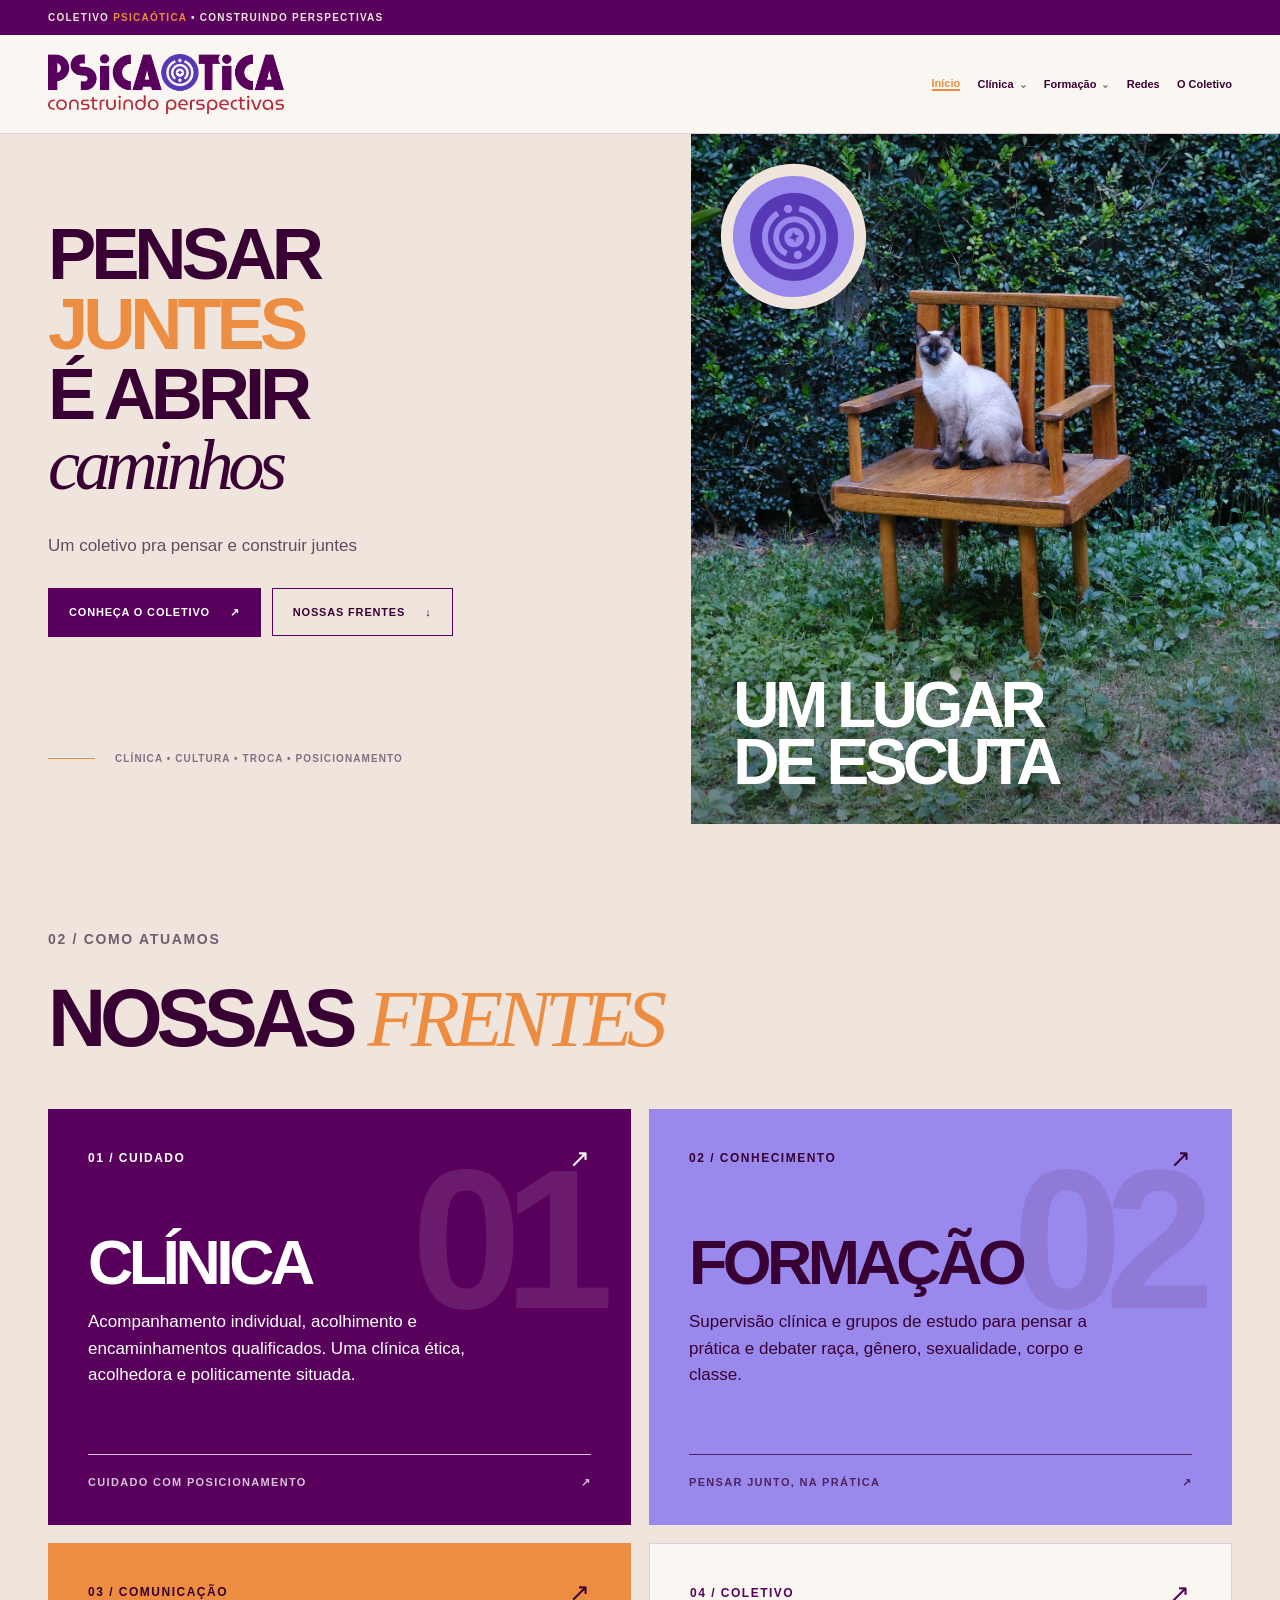
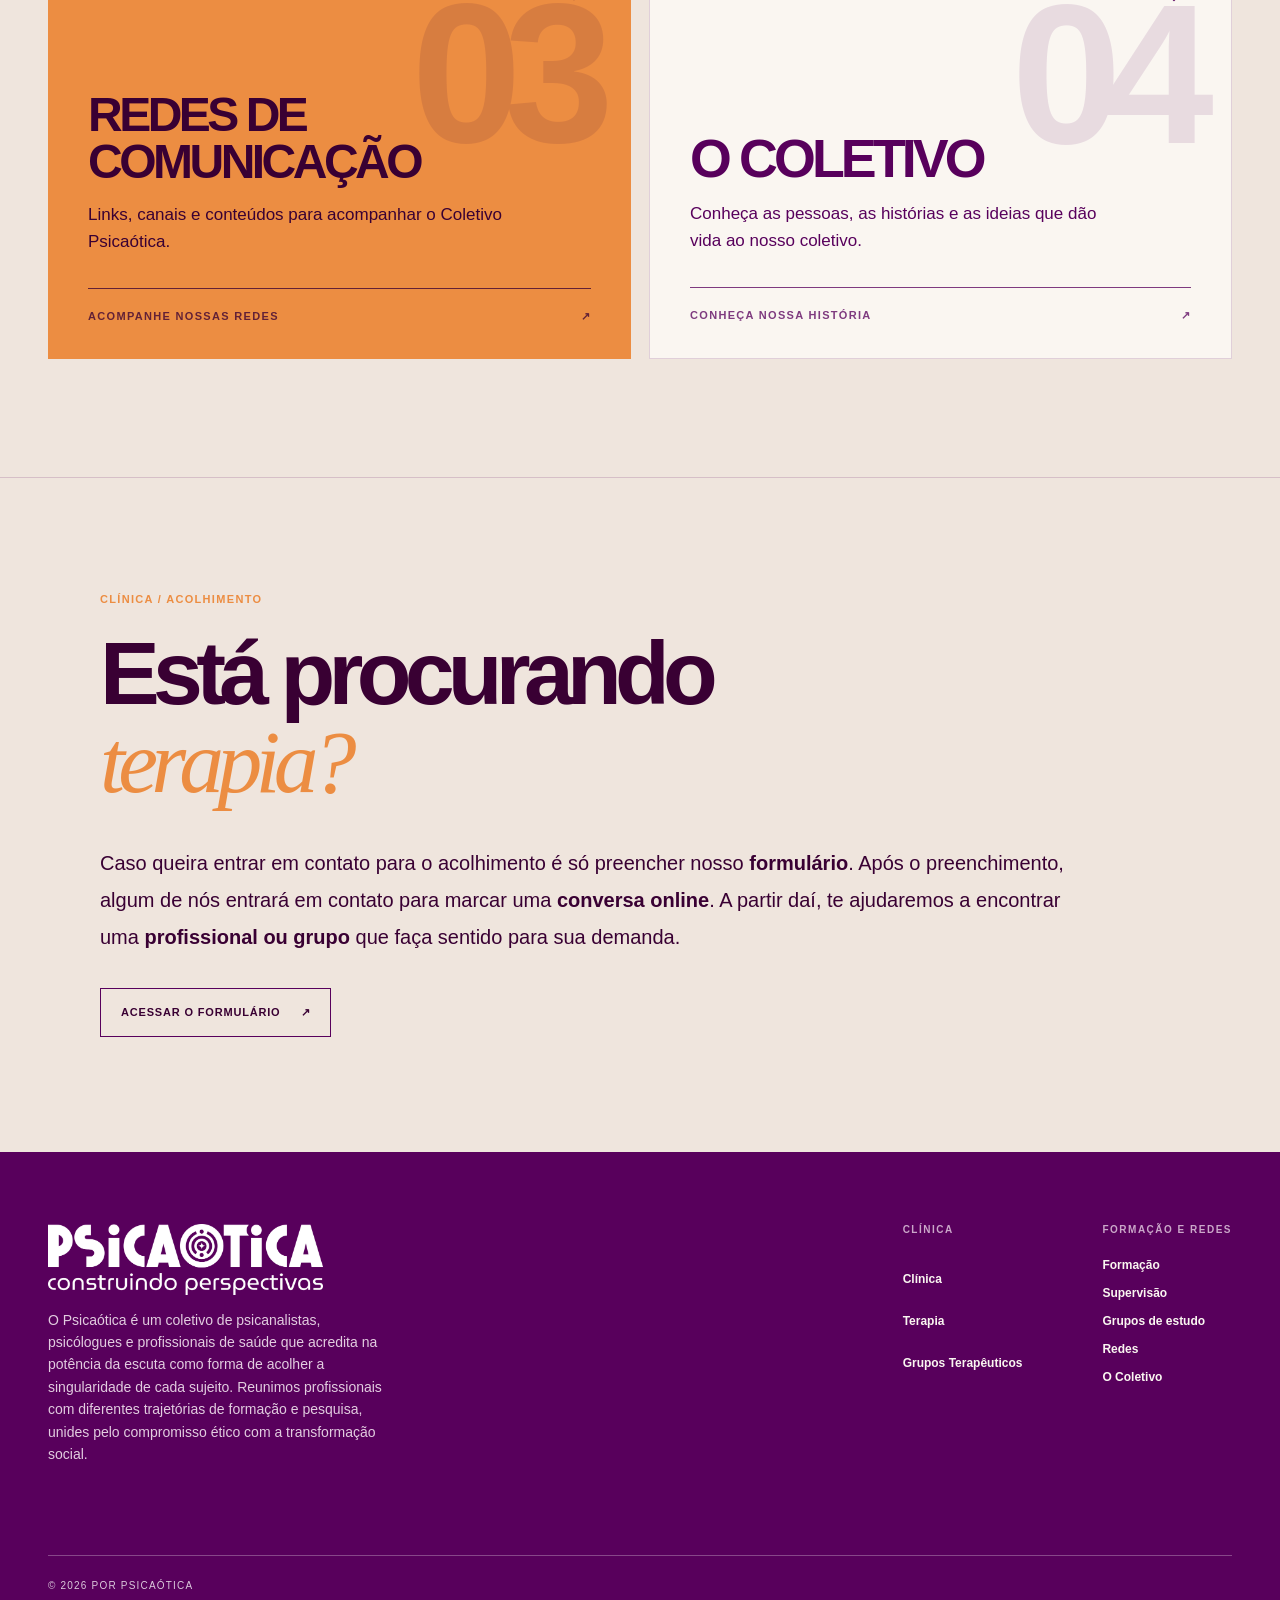
<file: index.html>
<!DOCTYPE html>
<html lang="pt-BR"><head><meta name="robots" content="noindex" /><meta charset="utf-8"/><meta content="width=device-width, initial-scale=1" name="viewport"/><meta content="#58005c" name="theme-color"/><meta content="O Psicaótica é um coletivo de psicanalistas, psicólogues e profissionais de saúde que acredita na potência da escuta como forma de acolher a singularidade de cada sujeito. Reunimos profissionais com diferentes trajetórias de formação e pesquisa, unides pelo compromisso ético com a transformação social." name="description"/><title>Página Inicial | Psicaótica</title><link href="assets/style.css" rel="stylesheet"/><link href="assets/icone.png" rel="icon" type="image/png"/></head><body><div class="topbar"><div class="container"><span>COLETIVO <b>PSICAÓTICA</b> • CONSTRUINDO PERSPECTIVAS</span></div></div><header class="header"><div class="container head-inner"><a aria-label="Página inicial Psicaótica" class="wordmark" href="index.html"><img alt="Psicaótica — construindo perspectivas" src="assets/logo.png"/></a><nav aria-label="Menu principal" class="nav" id="mainnav"><a class="active" href="index.html">Início</a><div class="nav-group"><a class="nav-root" href="clinica.html">Clínica <span class="chev">⌄</span></a><div class="subnav"><a class="" href="terapia.html">Terapia</a><a class="" href="grupos-terapeuticos.html">Grupos Terapêuticos</a></div></div><div class="nav-group"><a class="nav-root" href="formacao.html?v=20261016-2121">Formação <span class="chev">⌄</span></a><div class="subnav"><a class="" href="supervisao.html">Supervisão</a><a class="" href="grupos-de-estudo.html">Grupos de estudo</a></div></div><a class="" href="redes.html">Redes</a><a class="" href="o-coletivo.html">O Coletivo</a></nav><button aria-controls="mainnav" aria-expanded="false" aria-label="Abrir menu" class="mobile-menu" id="menubutton" type="button">☰</button></div></header><main class="site-main"><section class="hero" id="inicio"><div class="hero-grid"><div class="hero-left"><h1 class="caps">PENSAR<br/><span>JUNTES</span><br/>É ABRIR<br/><em>caminhos</em></h1><p class="hero-description">Um coletivo pra pensar e construir juntes</p><div class="hero-actions"><a class="btn primary" href="o-coletivo.html">Conheça o coletivo <span>↗</span></a><a class="btn secondary" href="#frentes">Nossas frentes <span>↓</span></a></div><div class="hero-foot">CLÍNICA • CULTURA • TROCA • POSICIONAMENTO</div></div><div class="hero-media"><img alt="Gato siamês sentado em uma cadeira de madeira no jardim" class="hero-photo" loading="eager" src="assets/home-gato.webp"><div aria-hidden="true" class="round-stamp"><img alt="" src="assets/icone.png"/></div><div class="photo-label"><strong>UM LUGAR<br/>DE ESCUTA</strong></div></img></div></div></section><section aria-labelledby="frentes-title" class="axes axes-home" id="frentes">
<div class="container">
<div class="axes-head">
<div class="axes-heading-block">
<p class="eyebrow">02 / COMO ATUAMOS</p>
<h2 class="section-title axes-heading" id="frentes-title">NOSSAS <span>FRENTES</span></h2>
</div>

</div>
<div class="axes-grid">
<a aria-label="Conheça a página de Clínica" class="axis" href="clinica.html">
<div class="axis-top"><span>01 / CUIDADO</span><i aria-hidden="true">↗</i></div>
<div aria-hidden="true" class="axis-number">01</div>
<div class="axis-text"><h3>CLÍNICA</h3><p>Acompanhamento individual, acolhimento e encaminhamentos qualificados. Uma clínica ética, acolhedora e politicamente situada.</p></div>
<div class="axis-footer"><span>CUIDADO COM POSICIONAMENTO</span><span aria-hidden="true">↗</span></div>
</a>
<a aria-label="Conheça a página de Formação" class="axis" href="formacao.html?v=20261016-2121">
<div class="axis-top"><span>02 / CONHECIMENTO</span><i aria-hidden="true">↗</i></div>
<div aria-hidden="true" class="axis-number">02</div>
<div class="axis-text"><h3>FORMAÇÃO</h3><p>Supervisão clínica e grupos de estudo para pensar a prática e debater raça, gênero, sexualidade, corpo e classe.</p></div>
<div class="axis-footer"><span>PENSAR JUNTO, NA PRÁTICA</span><span aria-hidden="true">↗</span></div>
</a>
<a aria-label="Conheça as redes de comunicação do Coletivo Psicaótica" class="axis" href="redes.html">
<div class="axis-top"><span>03 / COMUNICAÇÃO</span><i aria-hidden="true">↗</i></div>
<div aria-hidden="true" class="axis-number">03</div>
<div class="axis-text"><h3>REDES DE<br/>COMUNICAÇÃO</h3><p>Links, canais e conteúdos para acompanhar o Coletivo Psicaótica.</p></div>
<div class="axis-footer"><span>ACOMPANHE NOSSAS REDES</span><span aria-hidden="true">↗</span></div>
</a>
<a aria-label="Conheça O Coletivo e seus integrantes" class="axis" href="o-coletivo.html">
<div class="axis-top"><span>04 / COLETIVO</span><i aria-hidden="true">↗</i></div>
<div aria-hidden="true" class="axis-number">04</div>
<div class="axis-text"><h3>O COLETIVO</h3><p>Conheça as pessoas, as histórias e as ideias que dão vida ao nosso coletivo.</p></div>
<div class="axis-footer"><span>CONHEÇA NOSSA HISTÓRIA</span><span aria-hidden="true">↗</span></div>
</a>

</div>
</div>
</section><section class="agenda-quatro" id="proximos-eventos" aria-labelledby="agenda-quatro-title" hidden>
<div class="container">
  <div class="agenda-quatro-heading">
    <div class="agenda-quatro-titleblock">
      <p class="agenda-quatro-kicker">AGENDA DO COLETIVO</p>
      <h2 id="agenda-quatro-title">PRÓXIMOS<br/><em>EVENTOS.</em></h2>
    </div>
    <div class="agenda-quatro-intro">
      <p class="agenda-quatro-lead">Encontros, formações e experiências para pensar e viver a saúde mental em coletivo.</p>
      <p>Nossa agenda reúne atividades abertas, formações e rodas de conversa que integram clínica, comunicação e território.</p>
    </div>
  </div>
  <p class="agenda-quatro-notice"><strong>Agenda em preparação:</strong> os quatro cards abaixo são exemplos de apresentação. Ainda não há datas nem inscrições confirmadas.</p>
  <div class="agenda-quatro-grid">
    <article class="agenda-quatro-card">
      <img class="agenda-quatro-photo" src="assets/agenda-1.webp" alt="Cadeira de madeira em jardim verde" loading="lazy"/>
      <div class="agenda-quatro-content">
        <p class="agenda-quatro-date">DATA A DEFINIR <span>· EXEMPLO</span></p>
        <h3>Rodas que Cuidam</h3>
        <p class="agenda-quatro-description">Conversa aberta sobre saúde mental, afetos e vida em coletivo.</p>
        <details class="agenda-quatro-more"><summary>CLIQUE AQUI PARA SABER MAIS <span aria-hidden="true">↗</span></summary><p>Atividade ilustrativa. Data, formato e informações de participação serão disponibilizados quando houver programação confirmada.</p></details>
      </div>
    </article>
    <article class="agenda-quatro-card agenda-quatro-lilac">
      <img class="agenda-quatro-photo" src="assets/agenda-2.webp" alt="Livro aberto em mãos diante de fundo lilás" loading="lazy"/>
      <div class="agenda-quatro-content">
        <p class="agenda-quatro-date">DATA A DEFINIR <span>· EXEMPLO</span></p>
        <h3>Formação em Saúde Mental</h3>
        <p class="agenda-quatro-description">Um encontro introdutório sobre práticas clínicas, território e cuidado em rede.</p>
        <details class="agenda-quatro-more"><summary>CLIQUE AQUI PARA SABER MAIS <span aria-hidden="true">↗</span></summary><p>Atividade ilustrativa. Conteúdo, datas e inscrições ainda serão confirmados pelo coletivo.</p></details>
      </div>
    </article>
    <article class="agenda-quatro-card">
      <img class="agenda-quatro-photo" src="assets/agenda-3.webp" alt="Microfone sobre palco iluminado em tons de laranja" loading="lazy"/>
      <div class="agenda-quatro-content">
        <p class="agenda-quatro-date">DATA A DEFINIR <span>· EXEMPLO</span></p>
        <h3>Vozes em Rede</h3>
        <p class="agenda-quatro-description">Encontro de escuta e partilhas sobre saúde mental, arte e sociedade.</p>
        <details class="agenda-quatro-more"><summary>CLIQUE AQUI PARA SABER MAIS <span aria-hidden="true">↗</span></summary><p>Atividade ilustrativa. Local, horário e participação serão divulgados quando a agenda estiver definida.</p></details>
      </div>
    </article>
    <article class="agenda-quatro-card agenda-quatro-blush">
      <img class="agenda-quatro-photo" src="assets/agenda-4.webp" alt="Plantas verdes iluminadas pela luz de uma janela" loading="lazy"/>
      <div class="agenda-quatro-content">
        <p class="agenda-quatro-date">DATA A DEFINIR <span>· EXEMPLO</span></p>
        <h3>Clínica, Território e Política</h3>
        <p class="agenda-quatro-description">Reflexões sobre os desafios e as possibilidades do cuidado coletivo.</p>
        <details class="agenda-quatro-more"><summary>CLIQUE AQUI PARA SABER MAIS <span aria-hidden="true">↗</span></summary><p>Atividade ilustrativa. A programação, o formato e as informações de inscrição ainda não foram confirmados.</p></details>
      </div>
    </article>
  </div>
</div>
</section><section class="home-acknowledgement" id="acolhimento"><div class="container"><div class="acknowledgement-content"><p class="eyebrow">CLÍNICA / ACOLHIMENTO</p><h2><span class="acknowledgement-lead">Está procurando</span> <em>terapia?</em></h2><p>Caso queira entrar em contato para o acolhimento é só preencher nosso <strong>formulário</strong>. Após o preenchimento, algum de nós entrará em contato para marcar uma <strong>conversa online</strong>. A partir daí, te ajudaremos a encontrar uma <strong>profissional ou grupo</strong> que faça sentido para sua demanda.</p><a aria-label="Acessar formulário de acolhimento (abre em nova aba)" class="btn secondary" href="https://docs.google.com/forms/d/e/1FAIpQLSe5nMXdTJTOupaA_dXqVTst01jklubAIT_s8CcgjFnKJq22cg/viewform?usp=publish-editor" rel="noopener noreferrer" target="_blank">Acessar o formulário <span aria-hidden="true">↗</span></a></div></div></section></main><footer class="footer"><div class="container"><div class="footer-content"><div><div class="footer-white-logo"><img alt="Psicaótica — construindo perspectivas" src="assets/logo.png"/></div><p class="footer-description">O Psicaótica é um coletivo de psicanalistas, psicólogues e profissionais de saúde que acredita na potência da escuta como forma de acolher a singularidade de cada sujeito. Reunimos profissionais com diferentes trajetórias de formação e pesquisa, unides pelo compromisso ético com a transformação social.</p></div><div class="footer-links"><div><small>Clínica</small><a href="clinica.html">Clínica</a><a href="terapia.html">Terapia</a><a href="grupos-terapeuticos.html">Grupos Terapêuticos</a></div><div><small>Formação e redes</small><a href="formacao.html?v=20261016-2121">Formação</a><a href="supervisao.html">Supervisão</a><a href="grupos-de-estudo.html">Grupos de estudo</a><a href="redes.html">Redes</a><a href="o-coletivo.html">O Coletivo</a></div></div></div><div class="footer-end"><span>© 2026 por Psicaótica</span></div></div></footer><script defer="" src="assets/menu.js"></script></body></html>
</file>
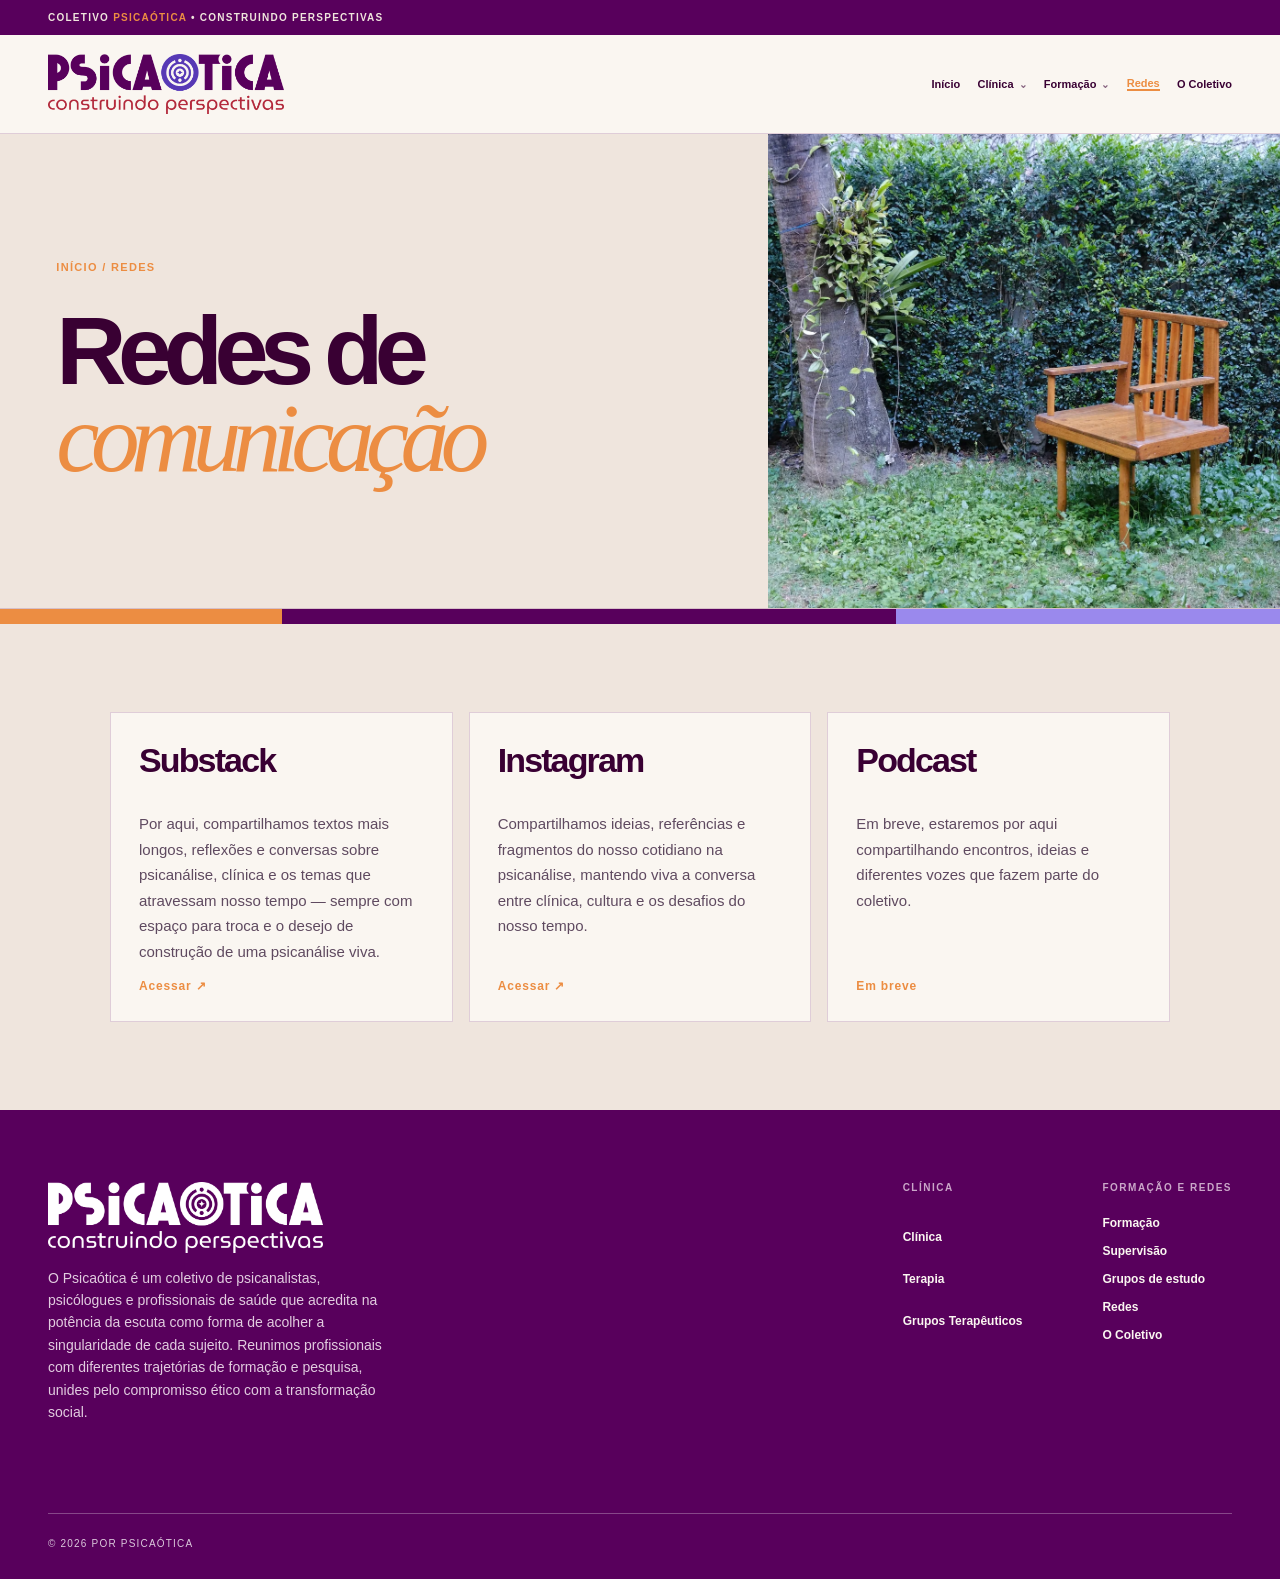
<file: redes.html>
<!DOCTYPE html>
<html lang="pt-BR"><head><meta name="robots" content="noindex" /><meta charset="utf-8"/><meta content="width=device-width, initial-scale=1" name="viewport"/><meta content="#58005c" name="theme-color"/><meta content="O Psicaótica é um coletivo de psicanalistas, psicólogues e profissionais de saúde que acredita na potência da escuta como forma de acolher a singularidade de cada sujeito. Reunimos profissionais com diferentes trajetórias de formação e pesquisa, unides pelo compromisso ético com a transformação social." name="description"/><title>Redes | Psicaótica</title><link href="assets/style.css" rel="stylesheet"/><link href="assets/icone.png" rel="icon" type="image/png"/></head><body><div class="topbar"><div class="container"><span>COLETIVO <b>PSICAÓTICA</b> • CONSTRUINDO PERSPECTIVAS</span></div></div><header class="header"><div class="container head-inner"><a aria-label="Página inicial Psicaótica" class="wordmark" href="index.html"><img alt="Psicaótica — construindo perspectivas" src="assets/logo.png"/></a><nav aria-label="Menu principal" class="nav" id="mainnav"><a class="" href="index.html">Início</a><div class="nav-group"><a class="nav-root" href="clinica.html">Clínica <span class="chev">⌄</span></a><div class="subnav"><a class="" href="terapia.html">Terapia</a><a class="" href="grupos-terapeuticos.html">Grupos Terapêuticos</a></div></div><div class="nav-group"><a class="nav-root" href="formacao.html?v=20261016-2121">Formação <span class="chev">⌄</span></a><div class="subnav"><a class="" href="supervisao.html">Supervisão</a><a class="" href="grupos-de-estudo.html">Grupos de estudo</a></div></div><a aria-current="page" class="active" href="redes.html">Redes</a><a class="" href="o-coletivo.html">O Coletivo</a></nav><button aria-controls="mainnav" aria-expanded="false" aria-label="Abrir menu" class="mobile-menu" id="menubutton" type="button">☰</button></div></header><main class="site-main"><section class="inner-hero inner-photo-hero"><div class="container inner-hero-copy"><p class="eyebrow"><a href="index.html">Início</a> / Redes</p><h1>Redes de<br/><em>comunicação</em></h1></div><div class="inner-hero-image"><img alt="Fotografia do coletivo: cadeira de madeira no jardim" src="assets/cadeira.webp"/></div></section><div aria-hidden="true" class="stripe"></div><section class="text-section alt"><div class="container"><div class="text-inner"><div class="redes-grid"><article class="rede-card"><h3>Substack</h3><p>Por aqui, compartilhamos textos mais longos, reflexões e conversas sobre psicanálise, clínica e os temas que atravessam nosso tempo — sempre com espaço para troca e o desejo de construção de uma psicanálise viva.</p><a href="https://substack.com/@psicaticacoletivo" rel="noopener" target="_blank">Acessar ↗</a></article><article class="rede-card"><h3>Instagram</h3><p>Compartilhamos ideias, referências e fragmentos do nosso cotidiano na psicanálise, mantendo viva a conversa entre clínica, cultura e os desafios do nosso tempo.</p><a href="https://www.instagram.com/psicaotica__" rel="noopener" target="_blank">Acessar ↗</a></article><article class="rede-card"><h3>Podcast</h3><p>Em breve, estaremos por aqui compartilhando encontros, ideias e diferentes vozes que fazem parte do coletivo.</p><span class="soon">Em breve</span></article></div></div></div></section></main><footer class="footer"><div class="container"><div class="footer-content"><div><div class="footer-white-logo"><img alt="Psicaótica — construindo perspectivas" src="assets/logo.png"/></div><p class="footer-description">O Psicaótica é um coletivo de psicanalistas, psicólogues e profissionais de saúde que acredita na potência da escuta como forma de acolher a singularidade de cada sujeito. Reunimos profissionais com diferentes trajetórias de formação e pesquisa, unides pelo compromisso ético com a transformação social.</p></div><div class="footer-links"><div><small>Clínica</small><a href="clinica.html">Clínica</a><a href="terapia.html">Terapia</a><a href="grupos-terapeuticos.html">Grupos Terapêuticos</a></div><div><small>Formação e redes</small><a href="formacao.html?v=20261016-2121">Formação</a><a href="supervisao.html">Supervisão</a><a href="grupos-de-estudo.html">Grupos de estudo</a><a href="redes.html">Redes</a><a href="o-coletivo.html">O Coletivo</a></div></div></div><div class="footer-end"><span>© 2026 por Psicaótica</span></div></div></footer><script defer="" src="assets/menu.js"></script></body></html>
</file>
<file: assets/style.css>
:root{--violet:#58005c;--deep:#390033;--blueviolet:#5739b5;--lavender:#9a89ed;--cream:#efe5dd;--paper:#faf6f1;--coral:#ec8d42;--orange:#ec8d42;--text:#390033;--hair:rgba(88,0,92,.17)}
*{box-sizing:border-box}html{scroll-behavior:smooth}body{margin:0;color:var(--text);background:var(--paper);font-family:Arial,Helvetica,sans-serif;-webkit-font-smoothing:antialiased}a{color:inherit;text-decoration:none}button{font:inherit}img{display:block;max-width:100%}::selection{color:white;background:var(--coral)}
.container{width:min(100% - 96px,1376px);margin-inline:auto}.micro{font-size:11px;letter-spacing:.16em;text-transform:uppercase;font-weight:800}.caps{font-family:Arial,Helvetica,sans-serif;font-stretch:condensed;font-weight:900;letter-spacing:-.065em;text-transform:uppercase}
.topbar{height:35px;background:var(--violet);color:var(--cream);display:flex;align-items:center}.topbar .container{display:flex;justify-content:space-between;align-items:center;gap:24px;font-size:10px;letter-spacing:.125em;font-weight:700}.topbar b{color:var(--orange)}
.header{background:var(--paper);position:relative;z-index:20;border-bottom:1px solid var(--hair)}.head-inner{height:98px;display:flex;align-items:center;justify-content:space-between;gap:25px}.wordmark{width:236px;flex:0 0 auto}.wordmark img{width:100%;height:auto}.nav{display:flex;align-items:center;gap:29px}.nav a{font-size:12px;white-space:nowrap;font-weight:800;transition:color .2s}.nav a:hover{color:var(--coral)}.nav .navlast{background:var(--violet);color:white;padding:16px 18px}.nav .navlast:hover{background:var(--deep);color:white}.mobile-menu{display:none;border:0;background:transparent;color:var(--violet);font-size:30px;cursor:pointer;line-height:1}
.hero{overflow:hidden;background:var(--cream)}.hero-grid{display:grid;grid-template-columns:54% 46%;min-height:690px}.hero-left{padding:85px 7% 60px max(48px,calc((100vw - 1376px)/2));display:flex;flex-direction:column;align-items:flex-start;position:relative;z-index:1}.rubric{display:flex;align-items:center;gap:12px;color:var(--violet);margin-bottom:24px}.rubric:before{content:"";background:var(--coral);width:29px;height:4px}.hero h1{font-size:clamp(56px,5.65vw,92px);line-height:.97;margin:0;max-width:730px;letter-spacing:-.07em}.hero h1 span{color:var(--coral)}.hero h1 em{font-family:Georgia,'Times New Roman',serif;text-transform:none;letter-spacing:-.075em;font-weight:400}.hero-description{max-width:490px;font-size:17px;line-height:1.6;margin:31px 0 29px;color:#644a61}.hero-actions{display:flex;flex-wrap:wrap;gap:11px;align-items:center}.btn{border:1.5px solid var(--violet);padding:17px 20px;display:inline-flex;align-items:center;gap:20px;font-weight:800;text-transform:uppercase;letter-spacing:.075em;font-size:11px;transition:transform .2s,background .2s}.btn:hover{transform:translateY(-3px)}.btn.primary{background:var(--violet);color:white}.btn.secondary:hover{background:#e2d6e4}.hero-foot{display:flex;gap:20px;align-items:center;margin-top:auto;padding-top:40px;font-size:10px;color:#856e81;letter-spacing:.11em;text-transform:uppercase;font-weight:800}.hero-foot:before{content:"";height:1px;width:47px;background:var(--coral)}
.hero-media{position:relative;min-height:620px;overflow:hidden;background:#18352c}.hero-photo{width:100%;height:100%;object-fit:cover;object-position:51% 54%;position:absolute;inset:0}.hero-media:after{content:"";position:absolute;inset:0;background:linear-gradient(0deg,rgba(38,11,30,.37),transparent 45%)}.round-stamp{position:absolute;top:30px;left:30px;z-index:2;background:var(--lavender);width:145px;height:145px;display:grid;place-items:center;border-radius:50%;border:12px solid var(--cream);transform:rotate(-12deg)}.round-stamp img{width:88px;height:88px}.photo-label{position:absolute;bottom:32px;left:42px;right:40px;z-index:2;display:flex;justify-content:space-between;gap:24px;align-items:flex-end;color:white}.photo-label strong{font-size:clamp(38px,5vw,72px);font-weight:900;line-height:.9;letter-spacing:-.07em}.photo-label span{font-size:10px;letter-spacing:.14em;text-transform:uppercase;text-align:right;line-height:1.5;font-weight:800}
.marquee{background:var(--coral);color:var(--paper);overflow:hidden}.marquee-inner{display:flex;align-items:center;gap:34px;white-space:nowrap;padding:17px 0;min-width:max-content;animation:marquee 45s linear infinite}.marquee .word{font-size:12px;text-transform:uppercase;letter-spacing:.155em;font-weight:800}.marquee .dot{color:var(--orange);font-size:17px}@keyframes marquee{to{transform:translateX(-50%)}}
.section-title{font-size:clamp(47px,5.4vw,77px);line-height:1.02;margin:20px 0 0;letter-spacing:-.07em}.section-label{color:var(--coral)}.intro{padding:119px 0 110px;background:var(--paper)}.intro-layout{display:grid;grid-template-columns:1.05fr .95fr;gap:100px;align-items:start}.intro h2{max-width:650px}.intro h2 em{font-family:Georgia,serif;font-weight:400;color:var(--coral)}.intro-right{padding:31px 0 0;border-top:2px solid var(--violet);align-self:center}.intro-right p{font-size:clamp(20px,2.1vw,28px);line-height:1.47;letter-spacing:-.025em;margin:0 0 24px}.intro-right small{font-size:13px;line-height:1.7;color:#806780;display:block;max-width:460px}
.axes{padding:105px 0 124px;background:var(--cream)}.axes-head{display:flex;align-items:end;justify-content:space-between;gap:25px;margin-bottom:49px}.axes-head p{max-width:287px;line-height:1.6;font-size:14px;color:#735c6e;margin:0 0 6px}.axes-grid{display:grid;grid-template-columns:repeat(2,1fr);gap:16px}.axis{min-height:390px;padding:32px 37px 33px;display:flex;flex-direction:column;position:relative;overflow:hidden;transition:transform .25s}.axis:hover{transform:translateY(-5px)}.axis:first-child{background:var(--violet);color:white}.axis:nth-child(2){background:var(--lavender);color:var(--deep)}.axis:nth-child(3){background:var(--coral);color:#fff5ef}.axis:nth-child(4){background:var(--paper);color:var(--violet);border:1px solid rgba(88,0,92,.16)}.axis-top{display:flex;align-items:center;justify-content:space-between;gap:20px;font-size:11px;letter-spacing:.15em;font-weight:800}.axis-top i{font-size:25px;font-weight:400;font-style:normal}.axis-number{position:absolute;right:25px;top:41px;font-size:170px;line-height:1;font-weight:900;opacity:.085;letter-spacing:-.09em}.axis-text{position:relative;margin-top:auto;z-index:1;max-width:500px}.axis-text h3{font-size:clamp(47px,5vw,72px);line-height:1;letter-spacing:-.07em;margin:0 0 16px}.axis-text p{font-size:15px;line-height:1.57;max-width:375px;margin:0}.axis-footer{border-top:1px solid currentColor;margin-top:28px;opacity:.76;padding-top:18px;font-size:10px;text-transform:uppercase;letter-spacing:.12em;font-weight:800;display:flex;justify-content:space-between}
.manifesto{background:var(--deep);color:var(--cream);overflow:hidden}.manifest-grid{display:grid;grid-template-columns:1.02fr .98fr;min-height:630px}.manifest-copy{padding:95px 8% 95px max(48px,calc((100vw - 1376px)/2));display:flex;flex-direction:column;align-items:flex-start}.manifest-copy .micro{color:var(--lavender)}.manifest-copy blockquote{font-size:clamp(48px,5.2vw,77px);font-weight:900;line-height:1.04;letter-spacing:-.075em;margin:60px 0 27px}.manifest-copy blockquote em{font-family:Georgia,serif;font-weight:400;color:var(--lavender);letter-spacing:-.07em}.manifest-copy p{max-width:475px;line-height:1.68;color:#e1d1df;font-size:15px;margin:0}.manifest-photo{position:relative;overflow:hidden;min-height:560px}.manifest-photo>img{width:100%;height:100%;position:absolute;inset:0;object-fit:cover;object-position:50% 45%}.cat-caption{position:absolute;left:31px;bottom:30px;color:#fff;padding:12px 16px;background:var(--violet);font-weight:800;font-size:10px;letter-spacing:.13em;text-transform:uppercase}
.people{padding:118px 0 120px;background:var(--paper)}.people-head{display:flex;justify-content:space-between;align-items:end;gap:40px;margin-bottom:55px}.people-head p{max-width:365px;color:#776478;font-size:14px;line-height:1.7;margin:0}.people-grid{display:grid;grid-template-columns:1fr 1fr;gap:24px}.person{display:grid;grid-template-columns:45% 55%;min-height:345px;background:var(--cream);border:1px solid var(--hair)}.person-image{min-height:345px;position:relative;overflow:hidden;background:var(--lavender)}.person-image img{width:100%;height:100%;position:absolute;inset:0;object-fit:cover;object-position:center 38%}.person:nth-child(2) .person-image img{object-position:center 26%}.person-copy{padding:34px 29px;display:flex;flex-direction:column;justify-content:flex-end}.person-copy .micro{font-size:10px;color:var(--coral)}.person-copy h3{font-size:clamp(30px,2.5vw,43px);letter-spacing:-.06em;line-height:1.05;margin:16px 0 11px}.person-copy p{font-size:13px;line-height:1.65;color:#755f72;margin:0}
.newsletter{padding:93px 0;background:var(--lavender);color:var(--deep);position:relative;overflow:hidden}.news-layout{display:grid;grid-template-columns:1fr 1fr;gap:80px;align-items:center}.newsletter h2{font-size:clamp(53px,5.5vw,82px);line-height:.99;letter-spacing:-.075em;margin:17px 0 0}.newsletter p{font-size:18px;line-height:1.65;margin:0 0 28px;max-width:480px}.newsletter .btn{background:var(--deep);color:white;border-color:var(--deep)}.news-star{position:absolute;right:-100px;bottom:-180px;font-family:Georgia,serif;font-size:500px;line-height:1;color:rgba(88,0,92,.08);pointer-events:none}
.footer{background:var(--violet);color:var(--paper);padding:72px 0 30px}.footer-content{display:flex;justify-content:space-between;align-items:start;gap:80px;padding-bottom:76px}.footer-white-logo{width:275px;max-width:100%}.footer-white-logo img{width:100%;height:auto;filter:brightness(0) invert(1)}.footer-content p{max-width:350px;line-height:1.6;color:#e2cce0;font-size:14px}.footer-links{display:flex;gap:80px;font-size:12px;font-weight:700}.footer-links div{display:grid;gap:14px}.footer-links small{text-transform:uppercase;font-size:10px;color:#caa7c9;letter-spacing:.15em;margin-bottom:9px}.footer-links a:hover{text-decoration:underline}.footer-end{border-top:1px solid rgba(255,255,255,.28);padding-top:24px;display:flex;justify-content:space-between;gap:20px;font-size:10px;letter-spacing:.12em;text-transform:uppercase;color:#dbc8dc}
.preview{position:fixed;bottom:17px;right:17px;background:#fff;color:var(--violet);border:1px solid var(--hair);padding:11px 15px;z-index:15;font-size:10px;font-weight:800;text-transform:uppercase;letter-spacing:.09em;box-shadow:0 10px 35px #0002}
@media(max-width:1100px){.container{width:min(100% - 64px,1376px)}.nav{gap:18px}.nav a{font-size:11px}.wordmark{width:204px}.hero-left{padding-left:32px}.round-stamp{left:-55px}.manifest-copy{padding-left:32px}.intro-layout{gap:55px}.person{display:flex;flex-direction:column}.person-image{height:330px;min-height:330px}.person-copy{min-height:180px}}
@media(max-width:760px){.container{width:min(100% - 38px,1376px)}.topbar .container span:last-child{display:none}.topbar .container{justify-content:center;font-size:9px}.head-inner{height:80px}.wordmark{width:194px}.mobile-menu{display:block}.nav{display:none;position:absolute;left:0;right:0;top:80px;background:var(--paper);padding:24px 22px 30px;flex-direction:column;align-items:stretch;gap:22px;box-shadow:0 22px 30px #39003322;border-bottom:1px solid var(--hair)}.nav.open{display:flex}.nav a{font-size:13px}.nav .navlast{text-align:center}.hero-grid{display:flex;flex-direction:column}.hero-left{padding:56px 22px 48px}.rubric{font-size:10px}.hero h1{font-size:clamp(57px,13.3vw,87px)}.hero-description{font-size:16px;margin:26px 0}.hero-foot{display:none}.hero-media{width:100%;min-height:420px;height:420px}.hero-photo{object-position:52% 48%}.round-stamp{left:16px;top:18px;width:112px;height:112px;border:9px solid var(--cream)}.round-stamp img{width:60px;height:60px}.photo-label{left:24px;bottom:25px;right:22px}.photo-label strong{font-size:49px}.photo-label span{font-size:9px}.marquee-inner{padding:13px 0}.intro{padding:80px 0}.intro-layout{display:block}.intro-right{margin-top:42px;padding-top:25px}.intro-right p{font-size:22px}.section-title{font-size:clamp(48px,10vw,68px)}.axes{padding:76px 0 85px}.axes-head{display:block;margin-bottom:30px}.axes-head p{margin-top:22px}.axes-grid{grid-template-columns:1fr;gap:12px}.axis{min-height:310px;padding:27px}.axis-text h3{font-size:60px}.axis-number{font-size:145px}.manifest-grid{display:block}.manifest-copy{padding:76px 20px 72px}.manifest-copy blockquote{font-size:clamp(48px,11vw,69px);margin:34px 0 28px}.manifest-photo{height:450px;min-height:450px}.manifest-photo>img{object-position:center 38%}.people{padding:77px 0 87px}.people-head{display:block;margin-bottom:32px}.people-head p{margin-top:23px}.people-grid{grid-template-columns:1fr}.person{display:grid;grid-template-columns:42% 58%;min-height:245px}.person-image{height:100%;min-height:245px}.person-copy{min-height:unset;padding:22px}.person-copy h3{font-size:30px}.person-copy p{font-size:12px}.newsletter{padding:75px 0}.news-layout{display:block}.newsletter h2{margin:19px 0 28px}.newsletter p{font-size:16px}.footer-content{display:block;padding-bottom:49px}.footer-links{margin-top:34px;gap:40px}.footer-end{display:block;line-height:1.8}.footer-end span{display:block}.preview{right:7px;bottom:7px;padding:8px 11px;font-size:9px}}
@media(max-width:430px){.hero h1{font-size:54px}.hero-media{height:380px;min-height:380px}.person{display:block}.person-image{height:250px}.person-copy{min-height:145px}.hero-actions{align-items:stretch}.btn{font-size:10px}.photo-label strong{font-size:44px}}
@media(prefers-reduced-motion:reduce){html{scroll-behavior:auto}.marquee-inner{animation:none}.axis,.btn{transition:none}}


/* Páginas internas: herdam a arte e a tipografia editorial da capa aprovada */
html{scroll-behavior:smooth}body{min-height:100vh}body a:focus-visible,body button:focus-visible{outline:3px solid #ec8d42;outline-offset:4px}
.nav a.active{color:var(--coral)!important;border-bottom:2px solid var(--coral)}
.header{z-index:100}
.page-hero{overflow:hidden;position:relative;background:var(--cream);padding:88px 0 90px;border-bottom:1px solid var(--hair)}
.page-hero .container{position:relative;z-index:2}
.page-hero:after{content:'✳';font-family:Georgia,serif;font-size:clamp(200px,32vw,470px);color:var(--lavender);opacity:.17;line-height:1;position:absolute;right:-3vw;top:-13vw;pointer-events:none}
.crumbs{font-size:11px;letter-spacing:.13em;text-transform:uppercase;font-weight:800;color:var(--coral);margin-bottom:28px}
.crumbs a{text-decoration:underline;text-underline-offset:4px}
.page-hero h1{font-size:clamp(55px,8.2vw,122px);line-height:.86;letter-spacing:-.085em;margin:0;max-width:1050px;font-weight:900}
.page-hero h1 em{font-family:Georgia,serif;font-weight:400;color:var(--coral)}
.page-hero p{max-width:650px;margin:35px 0 0;font-size:clamp(16px,1.65vw,21px);line-height:1.64;color:#614b65}
.small-band{height:18px;background:linear-gradient(90deg,var(--coral) 0 20%,var(--violet) 20% 63%,var(--lavender) 63%)}
.page-content{padding:90px 0 118px;background:var(--paper)}
.content-grid{display:grid;grid-template-columns:minmax(0,1.45fr) minmax(240px,.55fr);gap:70px}
.article-text{max-width:790px}.article-text h2{font-size:clamp(35px,4.5vw,66px);letter-spacing:-.075em;line-height:1.01;margin:0 0 28px}
.article-text h3{font-size:clamp(28px,3vw,40px);letter-spacing:-.055em;line-height:1.07;margin:52px 0 16px}
.article-text p{font-size:17px;line-height:1.78;margin:0 0 23px;color:#3e3041}
.article-text p.lead{font-size:clamp(20px,2.25vw,27px);line-height:1.55;font-weight:650;letter-spacing:-.015em;color:var(--violet)}
.article-text ul{margin:25px 0 42px;padding:0;list-style:none;border-top:1px solid var(--hair)}
.article-text li{position:relative;border-bottom:1px solid var(--hair);padding:16px 18px 16px 35px;font-size:16px;line-height:1.6}
.article-text li:before{content:'✳';position:absolute;left:3px;color:var(--coral)}
.aside-note{align-self:start;position:sticky;top:28px;border:1px solid var(--hair);padding:30px;background:var(--cream)}
.aside-note .micro{color:var(--coral)}.aside-note p{font-size:14px;line-height:1.65;margin:18px 0;color:#644b65}
.aside-note .btn{width:100%;justify-content:space-between;margin-top:16px;font-size:11px}
.block-alt{padding:100px 0;background:var(--cream)}
.block-title{font-size:clamp(45px,5vw,76px);letter-spacing:-.075em;line-height:1;margin:10px 0 40px}
.values-list{display:grid;grid-template-columns:repeat(3,minmax(0,1fr));gap:1px;background:rgba(88,0,92,.2);border:1px solid rgba(88,0,92,.2)}
.value-card{background:var(--cream);padding:30px;min-height:214px}.value-card h3{font-size:27px;letter-spacing:-.06em;line-height:1.1;margin:0 0 14px}.value-card p{font-size:14px;line-height:1.65;margin:0;color:#735c72}
.axis-cards{display:grid;grid-template-columns:repeat(2,minmax(0,1fr));gap:15px}.axis-card{background:var(--paper);border:1px solid var(--hair);padding:34px;display:flex;min-height:230px;flex-direction:column;transition:transform .2s}.axis-card:hover{transform:translateY(-4px)}.axis-card .micro{color:var(--coral)}.axis-card h3{font-size:clamp(32px,3.5vw,51px);margin:35px 0 15px;letter-spacing:-.07em}.axis-card p{font-size:14px;line-height:1.6;color:#6b546d;margin:0 auto 0 0}.axis-card .arrow{align-self:flex-end;font-size:24px}
.profile-grid{display:grid;grid-template-columns:repeat(2,minmax(0,1fr));gap:22px}
.profile-card{background:var(--paper);border:1px solid var(--hair);overflow:hidden;display:grid;grid-template-columns:46% 54%;min-height:350px}
.profile-photo{position:relative;min-height:350px;background:var(--lavender);overflow:hidden}.profile-photo img{width:100%;height:100%;object-fit:cover;display:block;position:absolute;inset:0}
.profile-content{padding:28px 25px;display:flex;flex-direction:column;align-items:start}.profile-content h3{font-size:clamp(30px,3vw,42px);letter-spacing:-.07em;line-height:1;margin:15px 0}.profile-content p{font-size:13px;line-height:1.68;margin:0;color:#6a526b}
.profile-foot{margin-top:auto;padding-top:22px;width:100%;border-top:1px solid var(--hair);color:#795b77;font-size:11px;line-height:1.45}
.archive-list{display:grid;grid-template-columns:repeat(4,1fr);gap:16px;margin-top:26px}.archive-card{border:1px solid var(--hair);background:var(--paper);overflow:hidden}.archive-photo{aspect-ratio:4 / 4.7;background:var(--lavender);overflow:hidden;display:grid;place-items:center}.archive-photo img{width:100%;height:100%;object-fit:cover}.archive-photo span{font-size:45px;font-weight:900;color:var(--deep);opacity:.3}.archive-card h3{font-size:21px;line-height:1.13;padding:19px 16px;margin:0;letter-spacing:-.045em}
.validation-note{margin:33px 0 0;padding:21px 24px;border-left:4px solid var(--coral);background:rgba(177,41,59,.07);font-size:13px;line-height:1.7;color:#563550}
.callout{display:flex;flex-wrap:wrap;justify-content:space-between;gap:25px;align-items:center;background:var(--deep);color:var(--paper);padding:38px 44px;margin-top:65px}.callout p{font-size:21px;max-width:650px;line-height:1.4;margin:0}.callout .btn{color:var(--paper);border-color:var(--paper)}
.home-feature{padding:90px 0;background:var(--paper)}
.home-feature-row{display:grid;grid-template-columns:minmax(0,.95fr) minmax(0,1.05fr);gap:65px;align-items:center}.home-feature h2{font-size:clamp(45px,5.5vw,78px);line-height:1;letter-spacing:-.07em;margin:16px 0 25px}.home-feature p{font-size:17px;line-height:1.75;color:#674b68;margin-bottom:25px}.home-feature-photo{height:480px;overflow:hidden}.home-feature-photo img{width:100%;height:100%;object-fit:cover}
.bottom-links{display:flex;gap:18px;flex-wrap:wrap;margin-top:35px}.bottom-links a{text-decoration:underline;text-underline-offset:6px;color:var(--violet);font-size:14px;font-weight:800}
.footer-links a,.footer a{white-space:normal}
@media(max-width:950px){.profile-grid{grid-template-columns:1fr}.archive-list{grid-template-columns:repeat(3,1fr)}.content-grid{grid-template-columns:1fr}.aside-note{position:relative;top:auto}.values-list{grid-template-columns:repeat(2,1fr)}}
@media(max-width:700px){.page-hero{padding:58px 0 69px}.page-content,.block-alt,.home-feature{padding:64px 0}.page-hero h1{font-size:clamp(53px,12vw,84px)}.page-hero p{margin-top:24px}.archive-list{grid-template-columns:repeat(2,1fr)}.profile-card{grid-template-columns:40% 60%;min-height:280px}.profile-photo{min-height:280px}.profile-content{padding:22px 17px}.profile-content h3{font-size:27px}.values-list,.axis-cards{grid-template-columns:1fr}.home-feature-row{display:block}.home-feature-photo{height:365px;margin-top:35px}.callout{padding:28px}.nav a.active{border:0}.page-hero:after{top:15vw}}
@media(max-width:420px){.profile-card{display:block}.profile-photo{min-height:260px;height:260px}.profile-content{min-height:215px}.archive-list{gap:10px}.archive-card h3{font-size:18px;padding:12px}}

/* Navegação fiel à estrutura das páginas publicadas no Wix */
.head-inner{gap:24px}.nav{gap:clamp(13px,1.35vw,26px)}.nav>a,.nav .nav-root{font-size:11px;white-space:nowrap}
.nav-group{position:relative;display:flex;align-items:center}.nav-root{display:inline-flex;align-items:center;gap:5px;text-decoration:none}.nav-root .chev{font-size:10px;opacity:.6}.nav-group.active .nav-root,.nav a.active{color:var(--coral)!important}
.subnav{display:none;position:absolute;top:100%;left:-14px;min-width:216px;background:var(--paper);border:1px solid var(--hair);padding:12px;z-index:150;box-shadow:0 18px 30px #320a3633}
.subnav a{display:block!important;font-size:12px!important;padding:12px 10px!important;border:0!important;white-space:normal!important;color:var(--deep)!important;line-height:1.4}
.subnav a:hover,.subnav a.active{background:var(--cream);color:var(--coral)!important}
.nav-group:hover .subnav,.nav-group:focus-within .subnav{display:block}
.site-main{min-height:56vh}.inner-hero{position:relative;background:var(--cream);border-bottom:1px solid var(--hair);overflow:hidden;padding:95px 0 83px}
.inner-hero:after{content:'✳';pointer-events:none;position:absolute;right:-3vw;top:-7vw;font:normal 440px/1 Georgia,serif;color:var(--lavender);opacity:.14}
.inner-hero .container{position:relative;z-index:1}.eyebrow{color:var(--coral);font-weight:800;font-size:11px;letter-spacing:.12em;text-transform:uppercase;margin:0 0 24px}
.inner-hero h1{font-size:clamp(56px,9vw,126px);line-height:.89;letter-spacing:-.088em;font-weight:900;margin:0;max-width:900px;color:var(--deep)}
.inner-hero h1 em{font-family:Georgia,serif;font-weight:400;color:var(--coral)}
.inner-hero .subtitle{font-size:clamp(19px,2.2vw,27px);line-height:1.44;max-width:650px;margin:33px 0 0;color:var(--deep)}
.stripe{height:15px;background:linear-gradient(90deg,var(--coral) 0 22%,var(--violet) 22% 70%,var(--lavender) 70%)}
.text-section{padding:88px 0;background:var(--paper)}.text-section.alt{background:var(--cream)}.text-inner{max-width:1060px;margin:0 auto}
.long-copy{max-width:850px}.long-copy p{font-size:17px;line-height:1.78;margin:0 0 23px;color:#392f3a}
.long-copy p:first-child{margin-top:0}.section-heading{font-size:clamp(37px,5.1vw,71px);font-weight:850;letter-spacing:-.075em;line-height:1.02;margin:0 0 32px;color:var(--deep)}
.sections-grid{display:grid;grid-template-columns:repeat(2,minmax(0,1fr));gap:18px}.section-tile{display:flex;flex-direction:column;min-height:380px;border:1px solid var(--hair);background:var(--paper);overflow:hidden;text-decoration:none;color:var(--deep)}
.section-tile .tile-img{position:relative;height:210px;overflow:hidden;background:#d8b7da}.tile-img img{width:100%;height:100%;object-fit:cover}.tile-info{padding:27px 30px 30px;flex:1;display:flex;flex-direction:column}.section-tile h3{font-size:clamp(29px,3vw,43px);line-height:1.05;letter-spacing:-.06em;margin:0 0 12px}
.section-tile p{font-size:14px;line-height:1.6;color:#655369;margin:0 0 18px}.section-tile .tile-link{font-weight:800;font-size:12px;color:var(--coral);margin-top:auto;text-transform:uppercase;letter-spacing:.07em}
.cards-area{padding:88px 0;background:var(--cream)}.cards-area .section-heading{margin-bottom:39px}
.people-cards{display:grid;grid-template-columns:repeat(2,minmax(0,1fr));gap:20px;align-items:stretch}
.bio-card{display:grid;grid-template-columns:minmax(170px,36%) minmax(0,64%);border:1px solid var(--hair);background:var(--paper);overflow:hidden;min-height:410px}
.bio-image{background:#c7abd0;min-height:390px;position:relative;overflow:hidden}.bio-image img{width:100%;height:100%;object-fit:cover;position:absolute;inset:0}
.bio-details{padding:28px 27px 26px;display:flex;flex-direction:column;min-width:0}.bio-details h3{font-size:clamp(27px,2.6vw,40px);line-height:1.04;letter-spacing:-.065em;margin:0 0 6px}.bio-role{font-size:12px;font-weight:800;letter-spacing:.08em;color:var(--coral);text-transform:uppercase;margin-bottom:20px}
.bio-copy{font-size:13px;line-height:1.7;color:#4e3e4e}.bio-copy p{margin:0 0 13px}.bio-links{display:flex;gap:10px;flex-wrap:wrap;margin-top:auto;padding-top:18px}
.social{border:1px solid #bfa4bd;min-height:36px;display:inline-flex;align-items:center;justify-content:center;gap:7px;padding:8px 13px;color:var(--deep);font-size:11px;font-weight:750;text-decoration:none;overflow-wrap:anywhere}.social:hover{background:var(--deep);color:var(--paper)}
.social svg{width:15px;height:15px;flex-shrink:0}.content-img{max-width:100%;height:auto;display:block;object-fit:cover}.feature-split{display:grid;grid-template-columns:1fr 1fr;gap:60px;align-items:center}.feature-split img{width:100%;height:410px;object-fit:cover}
.footer-description{max-width:620px;line-height:1.65}.meta-copy{font-size:14px;line-height:1.7;color:#584760}.path-nav{padding:22px 0;background:#f0e8f0}.path-nav .container{display:flex;flex-wrap:wrap;gap:14px;font-weight:800;font-size:11px;text-transform:uppercase;letter-spacing:.08em}.path-nav a{text-decoration:none;color:var(--violet)}
.redes-grid{display:grid;grid-template-columns:repeat(3,minmax(0,1fr));gap:16px}.rede-card{border:1px solid var(--hair);padding:28px;background:var(--paper);min-height:270px;display:flex;flex-direction:column}.rede-card h3{font-size:34px;letter-spacing:-.055em;margin:0 0 16px}.rede-card p{font-size:15px;line-height:1.7;color:#5f4a60}.rede-card a,.rede-card .soon{display:inline-flex;align-items:center;margin-top:auto;font-size:12px;letter-spacing:.07em;font-weight:800;color:var(--coral);text-decoration:none}.news-note{margin-top:15px;border-left:3px solid var(--coral);padding:13px 18px;font-size:14px}
@media(max-width:1110px){.people-cards{grid-template-columns:1fr}.bio-card{min-height:unset}.bio-image{min-height:330px}.nav{gap:12px}}
@media(max-width:700px){.nav{gap:8px}.nav-group{display:block}.nav-group .subnav{display:block;position:static;box-shadow:none;border:0;border-left:2px solid var(--lavender);padding:0 0 0 13px;margin:7px 0 8px 8px;background:transparent}.subnav a{padding:8px 6px!important}.inner-hero{padding:60px 0 68px}.inner-hero h1{font-size:clamp(54px,12vw,82px)}.inner-hero .subtitle{font-size:18px}.text-section,.cards-area{padding:63px 0}.long-copy p{font-size:15.5px}.sections-grid,.redes-grid,.feature-split{grid-template-columns:1fr}.feature-split img{height:330px}.bio-card{grid-template-columns:1fr}.bio-image{min-height:300px;height:300px}.bio-details{padding:23px}.section-tile .tile-img{height:230px}.people-cards{gap:15px}}

/* Atualização solicitada em 15/10: home antiga, CTA de acolhimento e heros internos fotográficos */
.inner-photo-hero{display:grid;grid-template-columns:60% 40%;padding:0;min-height:474px;align-items:stretch;background:var(--cream)}
.inner-photo-hero:after{content:none}
.inner-photo-hero .inner-hero-copy{margin:0;max-width:none;width:100%;padding:85px clamp(30px,4.4vw,84px);display:flex;flex-direction:column;align-items:flex-start;justify-content:center}
.inner-photo-hero h1{font-size:clamp(54px,7.6vw,121px);overflow-wrap:anywhere;max-width:100%}
.inner-photo-hero .eyebrow{margin-bottom:35px}
.inner-photo-hero .eyebrow a{color:var(--coral)}
.inner-photo-hero .subtitle{font-size:clamp(21px,2vw,29px);margin-top:30px}
.inner-hero-image{overflow:hidden;min-height:474px;background:#d1c1cf;position:relative}
.inner-hero-image img{display:block;position:absolute;inset:0;width:100%;height:100%;object-fit:cover;object-position:center}
.home-acknowledgement{padding:115px 0;background:var(--cream);border-top:1px solid var(--hair)}
.acknowledgement-content{max-width:1080px;margin-inline:auto}
.home-acknowledgement h2{font-size:clamp(52px,7vw,93px);max-width:700px;letter-spacing:-.075em;line-height:.99;color:var(--deep);margin:0 0 38px;font-weight:900}
.home-acknowledgement p:not(.eyebrow){font-size:clamp(16px,1.9vw,20px);line-height:1.85;max-width:980px;margin:0 0 32px}
.home-acknowledgement .btn.secondary{background:transparent}
.bio-links{gap:7px;margin-top:20px;align-items:center}
.bio-links .social{padding:8px 10px;font-size:10px;white-space:nowrap}
.bio-links .social-pending{background:#f4ecf1;border-color:#dfd0da;color:#8c7d8a;cursor:not-allowed}
.bio-links .social-pending svg{opacity:.65}
.bio-links a.social:hover{background:var(--violet);color:#fff}
@media(max-width:960px){.inner-photo-hero{grid-template-columns:55% 45%}.inner-photo-hero .inner-hero-copy{padding:58px 35px}.inner-photo-hero h1{font-size:clamp(54px,8vw,88px)}.bio-links .social{padding:8px 9px}}
@media(max-width:700px){.inner-photo-hero{grid-template-columns:1fr}.inner-photo-hero .inner-hero-copy{padding:55px 24px 45px}.inner-photo-hero h1{font-size:clamp(49px,12vw,76px)}.inner-photo-hero .eyebrow{margin-bottom:25px}.inner-hero-image{height:310px;min-height:310px}.home-acknowledgement{padding:73px 0}.home-acknowledgement h2{font-size:clamp(48px,12vw,70px)}.bio-links{gap:6px}.bio-links .social{font-size:10px}}


/* 15/10 v5 — quadro editorial da Home, conforme imagens aprovadas */
.axes-home{padding:104px 0 118px}
.axes-home .axes-head{margin-bottom:50px;align-items:end}
.axes-home .axes-heading-block .eyebrow{margin:0 0 29px}
.axes-home .axes-heading{font-size:clamp(56px,6.3vw,103px);line-height:.97;letter-spacing:-.077em;margin:0;color:var(--deep)}
.axes-home .axes-heading span{color:var(--coral);font-family:Georgia,'Times New Roman',serif;font-style:italic;font-weight:400;letter-spacing:-.075em;text-transform:none}
.axes-home .axes-head>p{max-width:300px;color:#725d6f;font-size:15px;line-height:1.65;margin:0 2px 14px}
.axes-home .axes-grid{gap:18px}
.axes-home .axis{min-height:416px;padding:35px 40px 36px}
.axes-home .axis-text h3{font-size:clamp(50px,4.9vw,80px);font-weight:900;letter-spacing:-.072em;line-height:.99;overflow-wrap:anywhere}
.axes-home .axis-text p{max-width:440px;font-size:17px;line-height:1.58}
.axes-home .axis-top{position:relative;z-index:2;font-size:12px;letter-spacing:.125em}
.axes-home .axis-number{font-size:198px;line-height:1;right:35px;top:32px;opacity:.105;pointer-events:none}
.axes-home .axis-footer{position:relative;z-index:2;margin-top:32px;padding-top:21px;font-size:11px}
.axes-home .axis:nth-child(3){color:var(--deep)}
.axes-home .axis:nth-child(3) .axis-number{opacity:.11}
.axes-home .axis:nth-child(4){color:var(--violet)}
.axes-home .axis:focus-visible{outline-offset:5px}
@media(max-width:900px){.axes-home .axes-heading{font-size:clamp(53px,7vw,83px)}.axes-home .axis{padding:29px;min-height:350px}.axes-home .axis-text h3{font-size:clamp(39px,5vw,63px)}.axes-home .axis-number{font-size:153px;right:18px}}
@media(max-width:760px){.axes-home{padding:77px 0 88px}.axes-home .axes-head{display:block;margin-bottom:34px}.axes-home .axes-heading{font-size:clamp(45px,10.9vw,82px)}.axes-home .axes-head>p{margin:22px 0 0;max-width:450px}.axes-home .axes-grid{grid-template-columns:1fr;gap:13px}.axes-home .axis{min-height:340px;padding:28px 26px}.axes-home .axis-text h3{font-size:clamp(46px,11vw,68px)}.axes-home .axis-text p{font-size:15px}.axes-home .axis-number{font-size:156px;right:24px;top:25px}}
@media(max-width:400px){.axes-home .axis-text h3{font-size:45px}.axes-home .axes-heading{font-size:45px}.axes-home .axis{min-height:330px}}
/* Ajuste de largura para o título mais longo no celular */



/* Agenda editorial de quatro cards na home. Os exemplos não representam eventos confirmados. */
.agenda-quatro{padding:90px 0 108px;background:var(--paper);color:var(--deep)}
.agenda-quatro-heading{display:grid;grid-template-columns:1.15fr .85fr;gap:clamp(30px,6vw,100px);align-items:end;margin-bottom:40px}
.agenda-quatro-kicker{display:flex;align-items:center;gap:16px;margin:0 0 26px;font-size:12px;letter-spacing:.2em;font-weight:850}
.agenda-quatro-kicker:before{content:"";width:37px;height:3px;background:var(--coral);display:block}
.agenda-quatro-titleblock h2{font-size:clamp(50px,6.2vw,96px);letter-spacing:-.076em;line-height:.91;margin:0;color:var(--deep);font-weight:900}
.agenda-quatro-titleblock h2 em{display:inline-block;font-family:Georgia,'Times New Roman',serif;font-size:1.02em;font-weight:400;color:var(--coral);letter-spacing:-.08em}
.agenda-quatro-intro{border-top:2px solid var(--violet);padding-top:25px;max-width:600px}
.agenda-quatro-intro .agenda-quatro-lead{font-size:clamp(20px,2.05vw,29px);line-height:1.34;letter-spacing:-.035em;margin:0 0 14px}
.agenda-quatro-intro p:last-child{color:#756374;font-size:14px;line-height:1.55;margin:0}
.agenda-quatro-notice{font-size:12px;color:#766476;line-height:1.55;margin:0 0 22px;border-left:3px solid var(--coral);padding:3px 0 3px 13px}
.agenda-quatro-grid{display:grid;grid-template-columns:repeat(4,minmax(0,1fr));gap:17px;align-items:stretch}
.agenda-quatro-card{min-width:0;display:flex;flex-direction:column;border:1px solid var(--hair);background:#faf6f1;overflow:hidden}
.agenda-quatro-card.agenda-quatro-lilac{background:#dfd0f6}
.agenda-quatro-card.agenda-quatro-blush{background:#f3dfdc}
.agenda-quatro-photo{width:100%;aspect-ratio:1.82/1;height:auto;object-fit:cover;display:block;background:#e3cfdc}
.agenda-quatro-content{display:flex;flex-direction:column;flex:1;padding:22px 22px 20px}
.agenda-quatro-date{color:#bd5345;font-size:11px;font-weight:900;letter-spacing:.09em;line-height:1.5;margin:0 0 18px}
.agenda-quatro-date span{font-size:10px;color:#7b6073}
.agenda-quatro-content h3{font-size:clamp(22px,2.05vw,31px);line-height:1.08;letter-spacing:-.055em;font-weight:850;margin:0 0 14px;overflow-wrap:anywhere}
.agenda-quatro-description{color:#675968;font-size:13px;line-height:1.6;margin:0 0 24px}
.agenda-quatro-more{border-top:1px solid rgba(88,0,92,.4);margin-top:auto;padding-top:16px}
.agenda-quatro-more summary{cursor:pointer;display:flex;align-items:center;justify-content:space-between;gap:10px;list-style:none;font-size:10px;letter-spacing:.095em;font-weight:850;color:var(--deep);min-height:28px}
.agenda-quatro-more summary::-webkit-details-marker{display:none}
.agenda-quatro-more summary span{font-size:22px;line-height:1}
.agenda-quatro-more summary:hover,.agenda-quatro-more summary:focus-visible{color:var(--coral)}
.agenda-quatro-more[open] summary span{transform:rotate(90deg)}
.agenda-quatro-more>p{border-top:1px solid var(--hair);margin:11px 0 0;padding:12px 0 0;color:#655667;font-size:12px;line-height:1.55}
@media(max-width:1060px){.agenda-quatro{padding:75px 0 83px}.agenda-quatro-grid{grid-template-columns:repeat(2,minmax(0,1fr));gap:20px}.agenda-quatro-heading{grid-template-columns:1fr 1fr}.agenda-quatro-content h3{font-size:30px}}
@media(max-width:700px){.agenda-quatro{padding:58px 0 66px}.agenda-quatro-heading{display:block;margin-bottom:25px}.agenda-quatro-titleblock h2{font-size:clamp(48px,10.4vw,75px)}.agenda-quatro-intro{margin-top:28px;padding-top:18px}.agenda-quatro-intro .agenda-quatro-lead{font-size:20px}.agenda-quatro-grid{grid-template-columns:1fr;gap:16px}.agenda-quatro-photo{aspect-ratio:2.05/1}.agenda-quatro-content{padding:20px 23px 23px}.agenda-quatro-content h3{font-size:30px}.agenda-quatro-description{font-size:14px}.agenda-quatro-more summary{font-size:11px}.agenda-quatro-notice{font-size:11px}}
@media(max-width:390px){.agenda-quatro-titleblock h2{font-size:45px}.agenda-quatro-content{padding:18px}.agenda-quatro-content h3{font-size:27px}}

/* O Coletivo: apresentação em coluna larga, sem imagem lateral */
.collective-intro-wide{width:100%}
.collective-intro-wide .long-copy{max-width:100%}

/* Agenda temporariamente oculta até a confirmação dos eventos. */
.agenda-quatro[hidden]{display:none!important}
/* Títulos longos na nova ordem: Redes de Comunicação (03) e O Coletivo (04) */
.axes-home .axis:nth-child(3) .axis-text h3{font-size:clamp(30px,3.75vw,59px);letter-spacing:-.073em;overflow-wrap:normal}
.axes-home .axis:nth-child(4) .axis-text h3{font-size:clamp(38px,4.2vw,68px);letter-spacing:-.072em;overflow-wrap:normal}
@media(max-width:900px){.axes-home .axis:nth-child(3) .axis-text h3{font-size:clamp(28px,3.7vw,46px)}.axes-home .axis:nth-child(4) .axis-text h3{font-size:clamp(36px,4.7vw,56px)}}
@media(max-width:760px){.axes-home .axis:nth-child(3) .axis-text h3{font-size:clamp(28px,7.4vw,52px)}.axes-home .axis:nth-child(4) .axis-text h3{font-size:clamp(39px,9vw,60px)}}
@media(max-width:390px){.axes-home .axis:nth-child(3) .axis-text h3{font-size:clamp(25px,7vw,30px)}}

/* Home: títulos dos cards 01 e 02 alinhados na mesma altura */
.axes-home .axes-grid>.axis:nth-child(-n+2){display:grid;grid-template-rows:auto 1fr auto}
.axes-home .axes-grid>.axis:nth-child(-n+2) .axis-text{margin-top:0;align-self:start;padding-top:58px}
.axes-home .axes-grid>.axis:nth-child(-n+2) .axis-footer{margin-top:0}
@media(max-width:900px){.axes-home .axes-grid>.axis:nth-child(-n+2) .axis-text{padding-top:43px}}
@media(max-width:760px){.axes-home .axes-grid>.axis:nth-child(-n+2) .axis-text{padding-top:34px}}

/* Caixa informativa na ficha da Maju, na página Supervisão */
.supervision-info{margin-top:19px;padding:19px 20px 20px;background:#fff;border:1px solid #e3d6e5;border-left:3px solid var(--lavender);color:#4e3e4e;font-size:13px;line-height:1.75;overflow-wrap:break-word}
.supervision-info p{margin:0}
.supervision-info p + p{margin-top:12px}
.supervision-info strong{color:var(--deep);font-weight:800}
@media(max-width:700px){.supervision-info{padding:17px 16px;font-size:13px;line-height:1.7}}

/* Supervisão: retratos ocupam 80% da altura do cartão, sem alongamento até o rodapé */
.supervision-profiles .bio-image{height:80%;min-height:0;align-self:start}
.supervision-profiles .bio-image img{width:100%;height:100%;object-fit:cover;object-position:center top}
@media(max-width:700px){.supervision-profiles .bio-image{height:360px;min-height:0}}

/* Supervisão: negrito editorial e destaques na introdução. */
.supervision-intro .supervision-highlight{font-weight:850}
.supervision-intro .supervision-highlight--violet{color:var(--violet)}
.supervision-intro .supervision-highlight--orange{color:#b84e0e}
.supervision-intro .long-copy p{margin-bottom:18px}

/* Destaques editoriais exclusivos da apresentação O Coletivo */
.collective-intro-wide .destaque-roxo{font-weight:700;color:#4b006e}
.collective-intro-wide .destaque-laranja{font-weight:700;color:#ec8d42}

/* Terapia: destaques editoriais limitados ao texto de apresentação */
.therapy-intro .destaque-roxo{font-weight:700;color:#4b006e}
.therapy-intro .destaque-laranja{font-weight:700;color:#ec8d42}

/* Destaques editoriais apenas nas introduções de Clínica e Grupos Terapêuticos */
.clinic-intro .destaque-roxo,.therapeutic-groups-intro .destaque-roxo{font-weight:700;color:#4b006e}
.clinic-intro .destaque-laranja,.therapeutic-groups-intro .destaque-laranja{font-weight:700;color:#ec8d42}

/* Grupos de Estudo: dois cards editoriais sem imagem, no padrão de Redes */
.study-options-grid{grid-template-columns:repeat(2,minmax(0,1fr))}
.study-option-card{min-width:0;gap:12px}
.study-option-card h3{margin-bottom:4px}
.study-option-card p{margin:0 0 16px}
.study-option-card .destaque-roxo{font-weight:700;color:#4b006e}
.study-option-card .destaque-laranja{font-weight:700;color:#ec8d42}
@media(max-width:700px){.study-options-grid{grid-template-columns:1fr}}

/* Formação: cartão único informativo para Grupos de Estudo */
.formation-one-card{grid-template-columns:minmax(0,620px);justify-content:center}
.formation-one-card .section-tile{min-height:0}

/* iPad/tablet: manter o selo circular da home inteiramente dentro da foto. */
@media (min-width:761px) and (max-width:1100px){.hero .hero-media .round-stamp{left:22px}}

/* Acolhimento na home: terapia? com tipografia de caminhos em laranja */
.home-acknowledgement h2 em{font-family:Georgia,'Times New Roman',serif;font-style:italic;font-weight:400;color:var(--coral);letter-spacing:-.075em;text-transform:none}

/* Acolhimento da home: manter Está procurando junto mesmo em telas pequenas */
.home-acknowledgement h2 .acknowledgement-lead{display:inline-block;white-space:nowrap}
@media(max-width:700px){.home-acknowledgement h2{font-size:clamp(27px,8vw,55px)}}

/* Fotos de profissionais no celular: enquadramento para preservar rosto e testa */
@media(max-width:700px){
  .people-cards .bio-image,
  .supervision-profiles .bio-image{
    aspect-ratio:4/5;
    height:auto;
    min-height:0;
    align-self:start;
  }
  .people-cards .bio-image img,
  .supervision-profiles .bio-image img{
    width:100%;
    height:100%;
    object-fit:cover;
    object-position:center top;
  }
}
</file>
